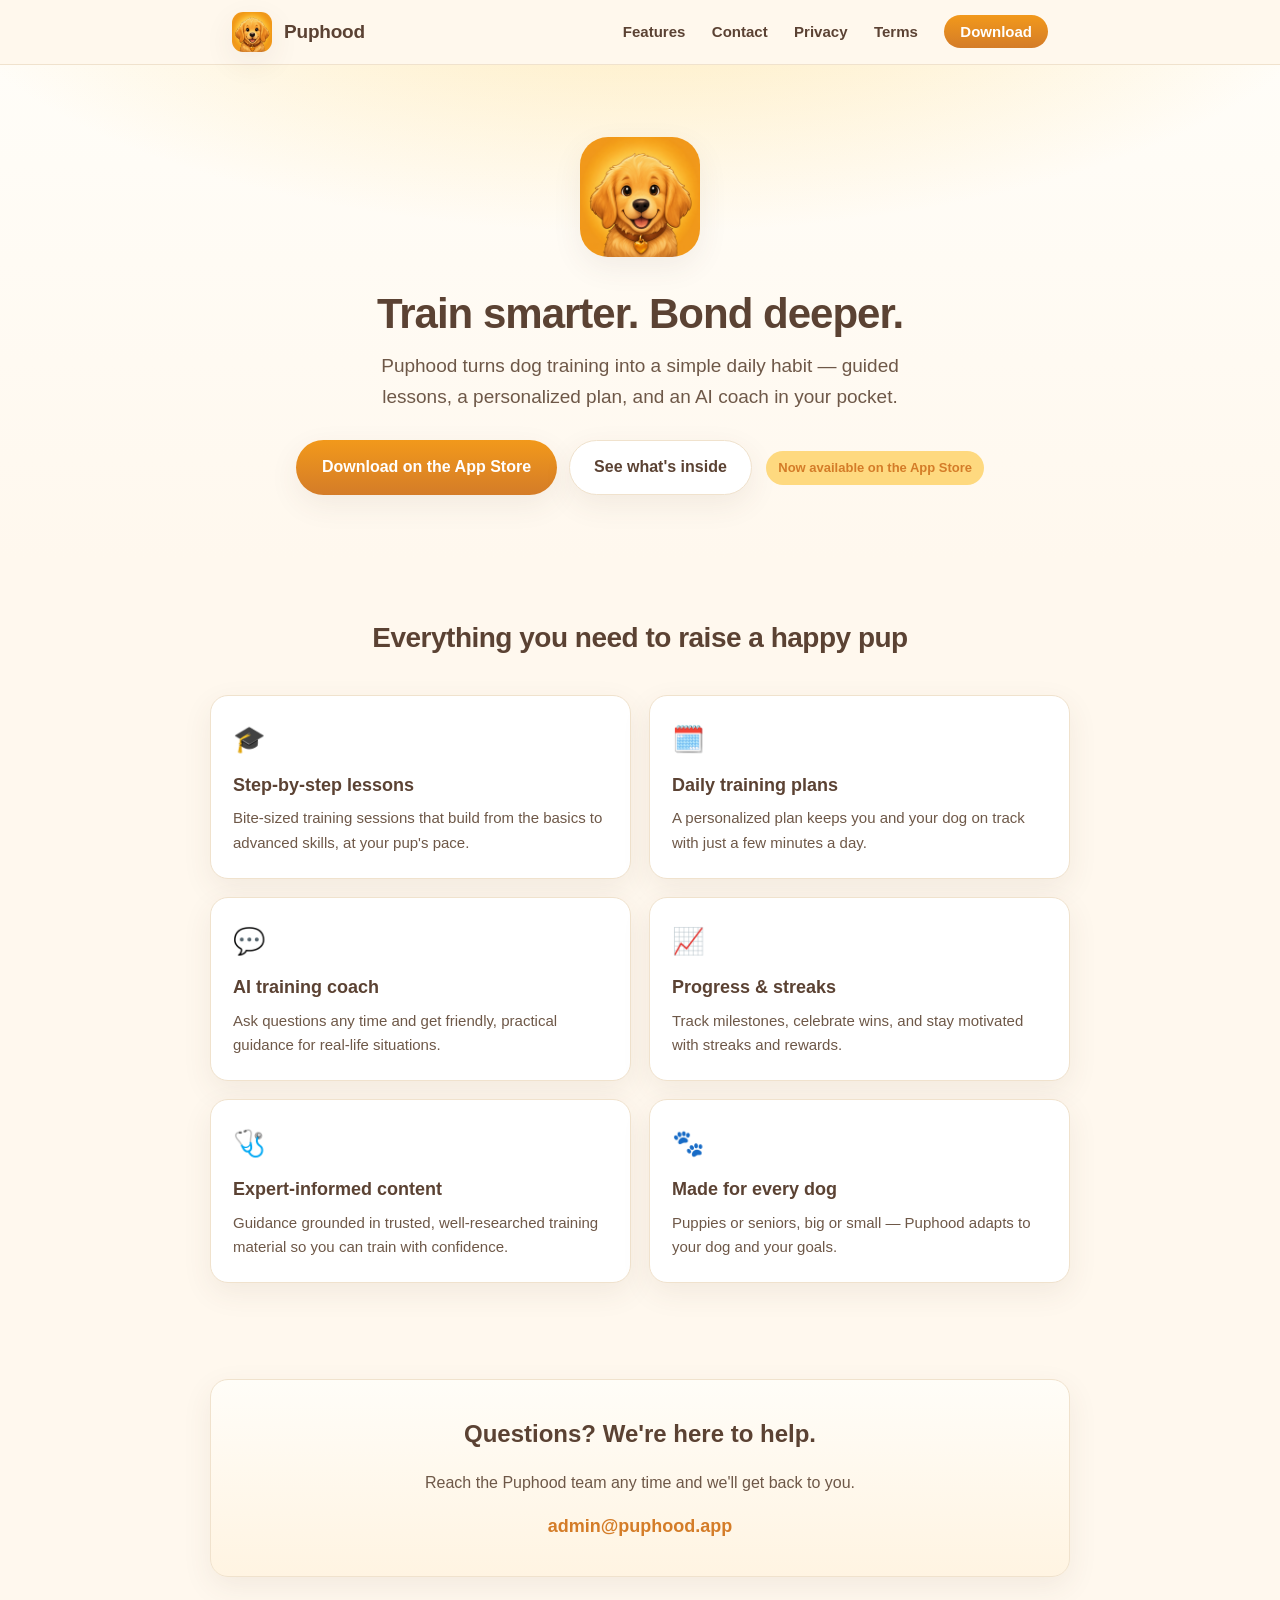
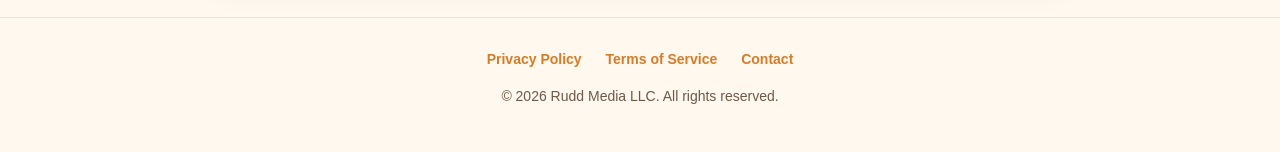
<file: index.html>
<!DOCTYPE html>
<html lang="en">
<head>
  <meta charset="UTF-8" />
  <meta name="viewport" content="width=device-width, initial-scale=1.0" />
  <title>Puphood — Train smarter. Bond deeper.</title>
  <meta name="description" content="Puphood is the friendly dog-training app that gives you daily training plans, expert-informed lessons, and an AI coach to help you and your pup learn together." />
  <link rel="icon" href="assets/logo.png" />
  <link rel="stylesheet" href="styles.css" />
</head>
<body>
  <header class="site-header">
    <div class="container">
      <div class="brand">
        <img src="assets/logo.png" alt="Puphood logo" />
        <span>Puphood</span>
      </div>
      <nav class="nav">
        <a href="#features">Features</a>
        <a href="#contact">Contact</a>
        <a href="privacy.html">Privacy</a>
        <a href="terms.html">Terms</a>
        <a class="nav-cta" data-appstore href="https://apps.apple.com/us/app/id6784339562">Download</a>
      </nav>
    </div>
  </header>

  <section class="hero">
    <img class="logo" src="assets/logo.png" alt="Puphood app icon" />
    <h1>Train smarter. Bond deeper.</h1>
    <p class="tag">Puphood turns dog training into a simple daily habit — guided lessons, a personalized plan, and an AI coach in your pocket.</p>
    <div class="cta-row">
      <a class="btn" data-appstore href="https://apps.apple.com/us/app/id6784339562">Download on the App Store</a>
      <a class="btn-ghost" href="#features">See what's inside</a>
    </div>
    <span class="badge-soon">Now available on the App Store</span>
  </section>

  <main>
    <section class="features container" id="features">
      <h2>Everything you need to raise a happy pup</h2>
      <div class="grid">
        <div class="card">
          <div class="emoji">🎓</div>
          <h3>Step-by-step lessons</h3>
          <p>Bite-sized training sessions that build from the basics to advanced skills, at your pup's pace.</p>
        </div>
        <div class="card">
          <div class="emoji">🗓️</div>
          <h3>Daily training plans</h3>
          <p>A personalized plan keeps you and your dog on track with just a few minutes a day.</p>
        </div>
        <div class="card">
          <div class="emoji">💬</div>
          <h3>AI training coach</h3>
          <p>Ask questions any time and get friendly, practical guidance for real-life situations.</p>
        </div>
        <div class="card">
          <div class="emoji">📈</div>
          <h3>Progress &amp; streaks</h3>
          <p>Track milestones, celebrate wins, and stay motivated with streaks and rewards.</p>
        </div>
        <div class="card">
          <div class="emoji">🩺</div>
          <h3>Expert-informed content</h3>
          <p>Guidance grounded in trusted, well-researched training material so you can train with confidence.</p>
        </div>
        <div class="card">
          <div class="emoji">🐾</div>
          <h3>Made for every dog</h3>
          <p>Puppies or seniors, big or small — Puphood adapts to your dog and your goals.</p>
        </div>
      </div>
    </section>

    <section class="contact container" id="contact">
      <h2>Questions? We're here to help.</h2>
      <p>Reach the Puphood team any time and we'll get back to you.</p>
      <a class="email" href="mailto:admin@puphood.app">admin@puphood.app</a>
    </section>
  </main>

  <footer class="site-footer">
    <div>
      <a href="privacy.html">Privacy Policy</a>
      <a href="terms.html">Terms of Service</a>
      <a href="mailto:admin@puphood.app">Contact</a>
    </div>
    <p>&copy; 2026 Rudd Media LLC. All rights reserved.</p>
  </footer>

  <script>
    // Pass a campaign token from the landing URL through to the App Store link,
    // so App Store Connect can attribute installs by source (e.g. Meta ads).
    (function () {
      var params = new URLSearchParams(location.search);
      var ct = params.get('ct') || params.get('src') || 'website';
      var base = 'https://apps.apple.com/us/app/id6784339562?ct=' + encodeURIComponent(ct);
      var links = document.querySelectorAll('a[data-appstore]');
      for (var i = 0; i < links.length; i++) { links[i].href = base; }
    })();
  </script>
</body>
</html>
</file>
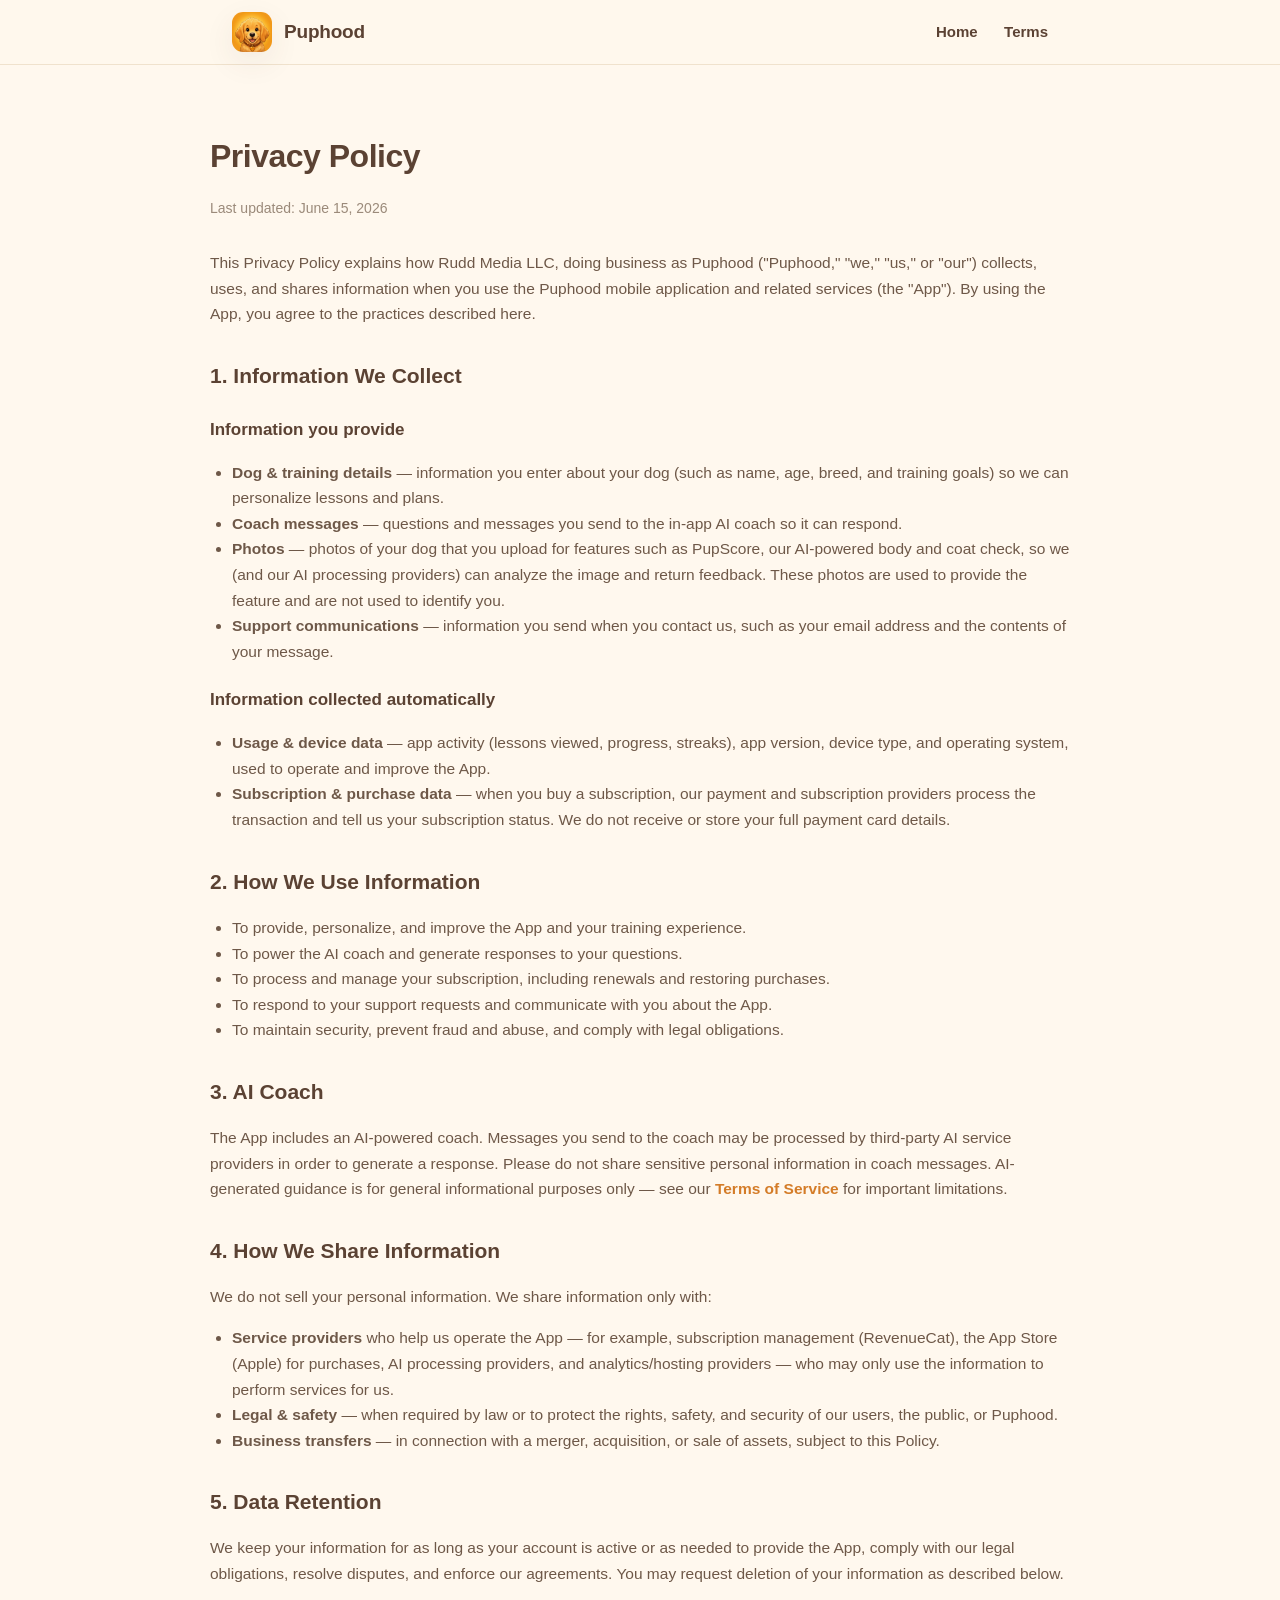
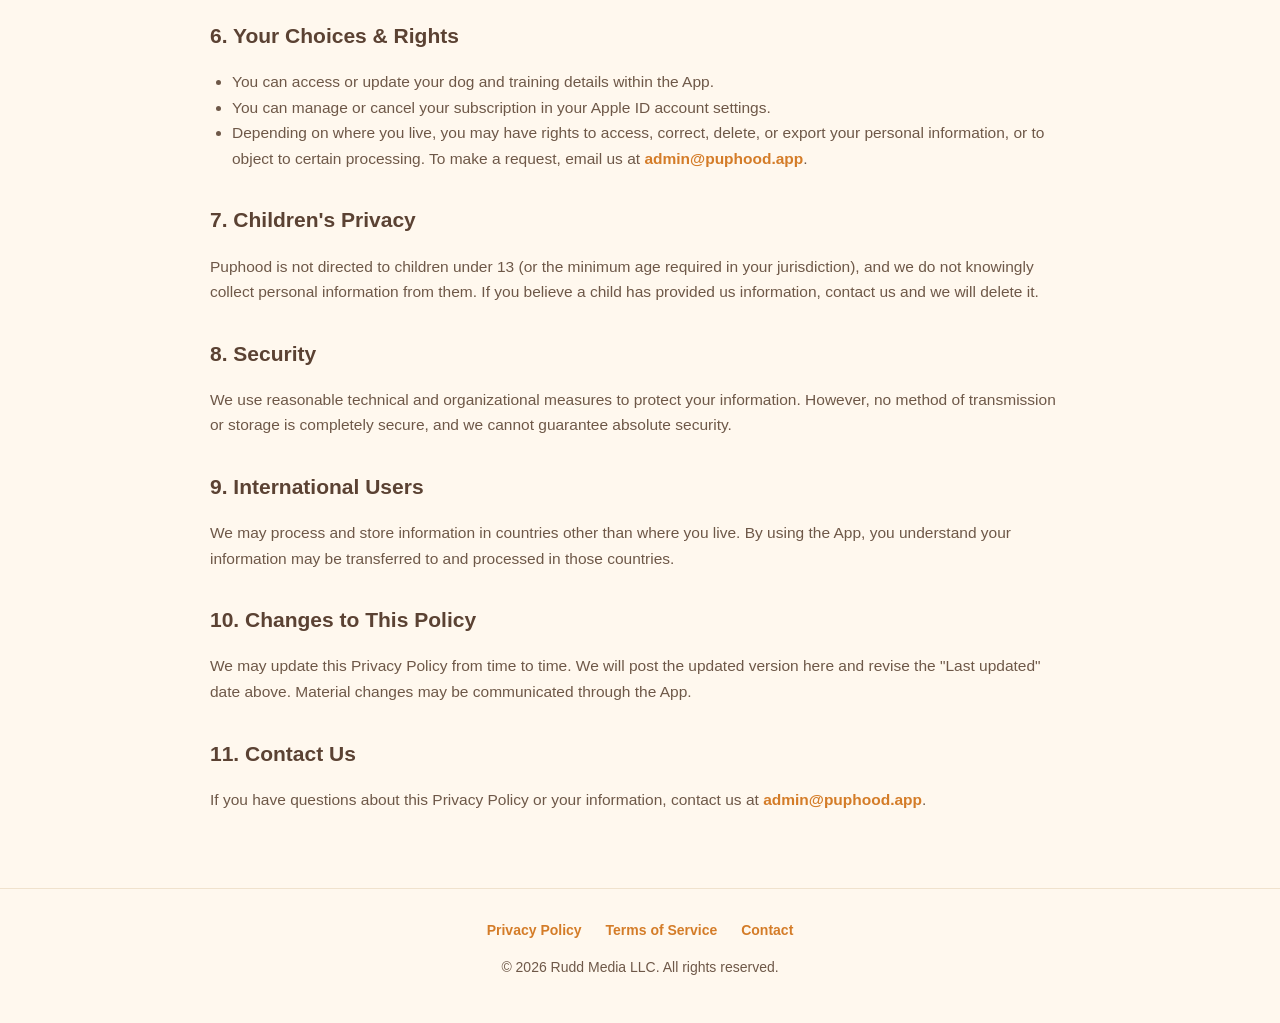
<file: privacy.html>
<!DOCTYPE html>
<html lang="en">
<head>
  <meta charset="UTF-8" />
  <meta name="viewport" content="width=device-width, initial-scale=1.0" />
  <title>Privacy Policy — Puphood</title>
  <meta name="description" content="Puphood Privacy Policy — how we collect, use, and protect your information." />
  <link rel="icon" href="assets/logo.png" />
  <link rel="stylesheet" href="styles.css" />
</head>
<body>
  <header class="site-header">
    <div class="container">
      <div class="brand">
        <a href="index.html" style="display:flex;align-items:center;gap:12px;">
          <img src="assets/logo.png" alt="Puphood logo" />
          <span>Puphood</span>
        </a>
      </div>
      <nav class="nav">
        <a href="index.html">Home</a>
        <a href="terms.html">Terms</a>
      </nav>
    </div>
  </header>

  <main class="legal container">
    <h1>Privacy Policy</h1>
    <p class="updated">Last updated: June 15, 2026</p>

    <p>This Privacy Policy explains how Rudd Media LLC, doing business as Puphood ("Puphood," "we," "us," or "our") collects, uses, and shares information when you use the Puphood mobile application and related services (the "App"). By using the App, you agree to the practices described here.</p>

    <h2>1. Information We Collect</h2>
    <h3>Information you provide</h3>
    <ul>
      <li><strong>Dog &amp; training details</strong> — information you enter about your dog (such as name, age, breed, and training goals) so we can personalize lessons and plans.</li>
      <li><strong>Coach messages</strong> — questions and messages you send to the in-app AI coach so it can respond.</li>
      <li><strong>Photos</strong> — photos of your dog that you upload for features such as PupScore, our AI-powered body and coat check, so we (and our AI processing providers) can analyze the image and return feedback. These photos are used to provide the feature and are not used to identify you.</li>
      <li><strong>Support communications</strong> — information you send when you contact us, such as your email address and the contents of your message.</li>
    </ul>
    <h3>Information collected automatically</h3>
    <ul>
      <li><strong>Usage &amp; device data</strong> — app activity (lessons viewed, progress, streaks), app version, device type, and operating system, used to operate and improve the App.</li>
      <li><strong>Subscription &amp; purchase data</strong> — when you buy a subscription, our payment and subscription providers process the transaction and tell us your subscription status. We do not receive or store your full payment card details.</li>
    </ul>

    <h2>2. How We Use Information</h2>
    <ul>
      <li>To provide, personalize, and improve the App and your training experience.</li>
      <li>To power the AI coach and generate responses to your questions.</li>
      <li>To process and manage your subscription, including renewals and restoring purchases.</li>
      <li>To respond to your support requests and communicate with you about the App.</li>
      <li>To maintain security, prevent fraud and abuse, and comply with legal obligations.</li>
    </ul>

    <h2>3. AI Coach</h2>
    <p>The App includes an AI-powered coach. Messages you send to the coach may be processed by third-party AI service providers in order to generate a response. Please do not share sensitive personal information in coach messages. AI-generated guidance is for general informational purposes only — see our <a href="terms.html">Terms of Service</a> for important limitations.</p>

    <h2>4. How We Share Information</h2>
    <p>We do not sell your personal information. We share information only with:</p>
    <ul>
      <li><strong>Service providers</strong> who help us operate the App — for example, subscription management (RevenueCat), the App Store (Apple) for purchases, AI processing providers, and analytics/hosting providers — who may only use the information to perform services for us.</li>
      <li><strong>Legal &amp; safety</strong> — when required by law or to protect the rights, safety, and security of our users, the public, or Puphood.</li>
      <li><strong>Business transfers</strong> — in connection with a merger, acquisition, or sale of assets, subject to this Policy.</li>
    </ul>

    <h2>5. Data Retention</h2>
    <p>We keep your information for as long as your account is active or as needed to provide the App, comply with our legal obligations, resolve disputes, and enforce our agreements. You may request deletion of your information as described below.</p>

    <h2>6. Your Choices &amp; Rights</h2>
    <ul>
      <li>You can access or update your dog and training details within the App.</li>
      <li>You can manage or cancel your subscription in your Apple ID account settings.</li>
      <li>Depending on where you live, you may have rights to access, correct, delete, or export your personal information, or to object to certain processing. To make a request, email us at <a href="mailto:admin@puphood.app">admin@puphood.app</a>.</li>
    </ul>

    <h2>7. Children's Privacy</h2>
    <p>Puphood is not directed to children under 13 (or the minimum age required in your jurisdiction), and we do not knowingly collect personal information from them. If you believe a child has provided us information, contact us and we will delete it.</p>

    <h2>8. Security</h2>
    <p>We use reasonable technical and organizational measures to protect your information. However, no method of transmission or storage is completely secure, and we cannot guarantee absolute security.</p>

    <h2>9. International Users</h2>
    <p>We may process and store information in countries other than where you live. By using the App, you understand your information may be transferred to and processed in those countries.</p>

    <h2>10. Changes to This Policy</h2>
    <p>We may update this Privacy Policy from time to time. We will post the updated version here and revise the "Last updated" date above. Material changes may be communicated through the App.</p>

    <h2>11. Contact Us</h2>
    <p>If you have questions about this Privacy Policy or your information, contact us at <a href="mailto:admin@puphood.app">admin@puphood.app</a>.</p>
  </main>

  <footer class="site-footer">
    <div>
      <a href="privacy.html">Privacy Policy</a>
      <a href="terms.html">Terms of Service</a>
      <a href="mailto:admin@puphood.app">Contact</a>
    </div>
    <p>&copy; 2026 Rudd Media LLC. All rights reserved.</p>
  </footer>
</body>
</html>
</file>
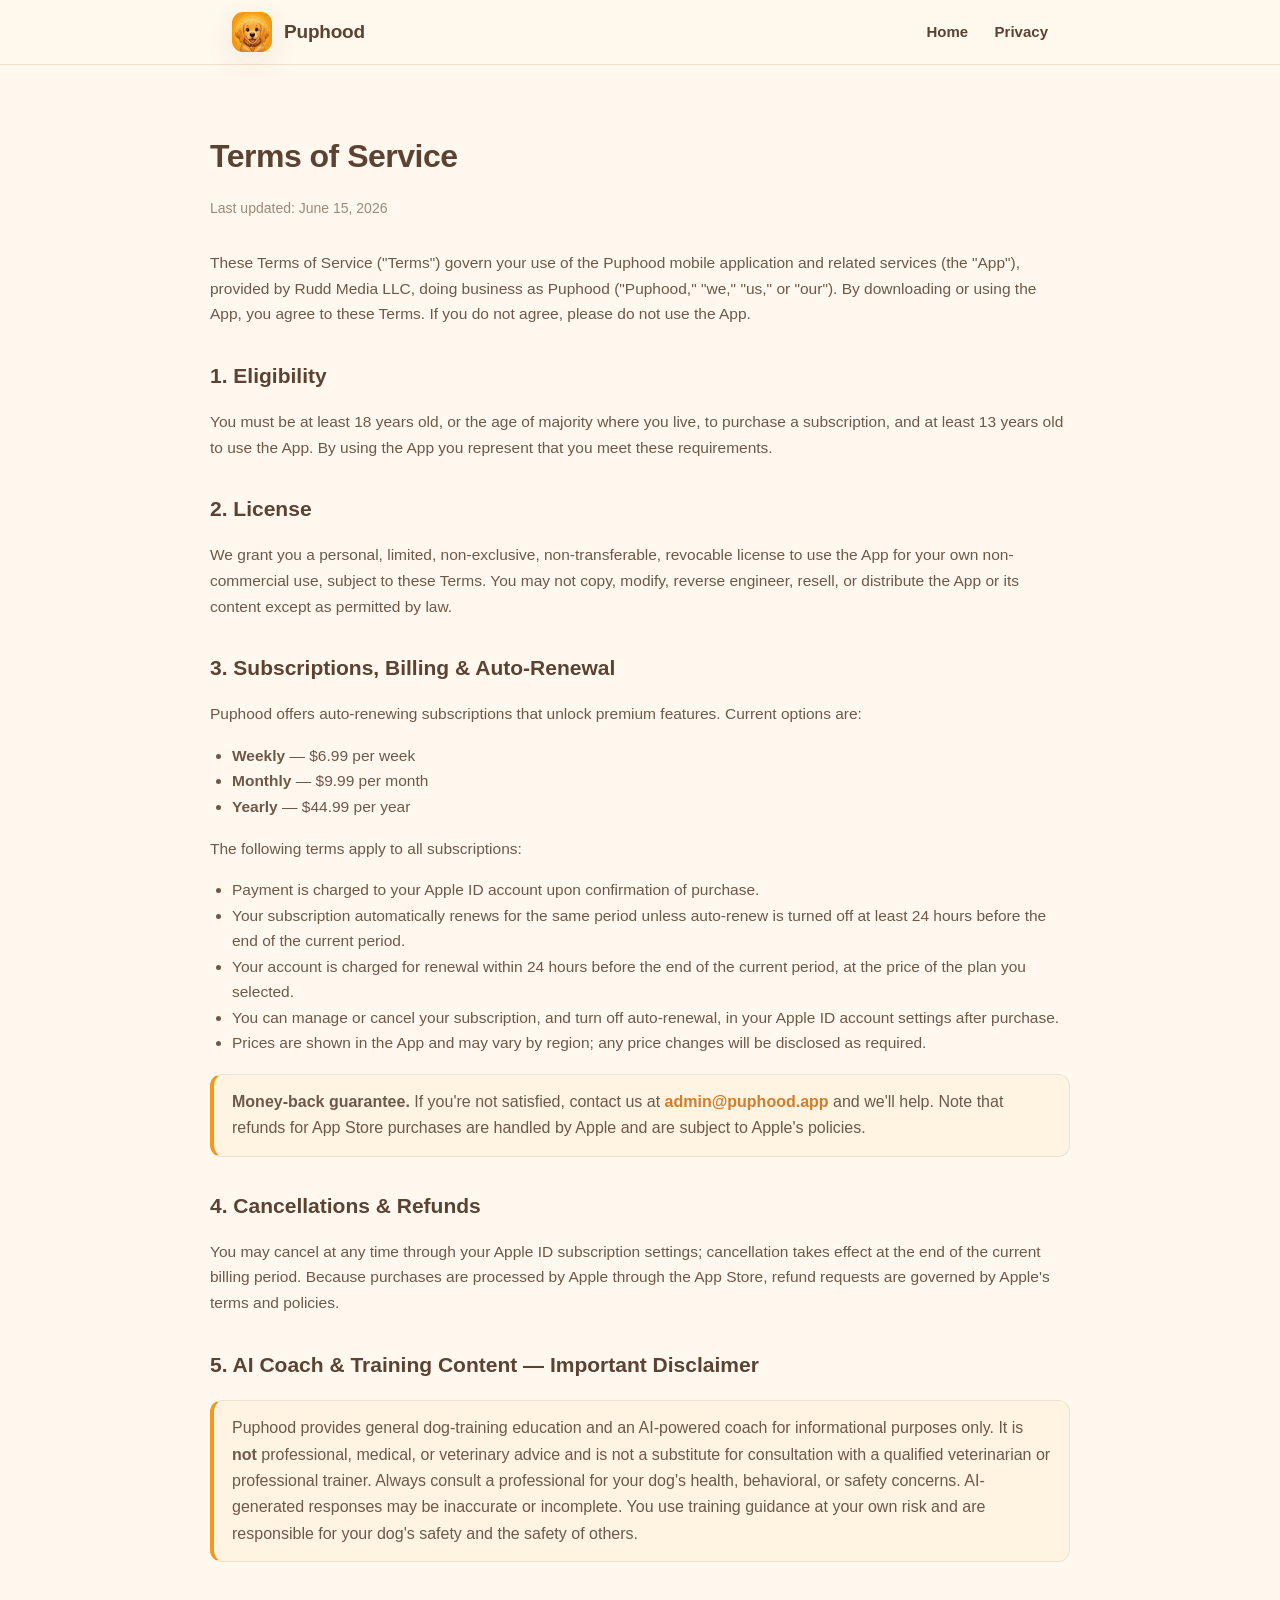
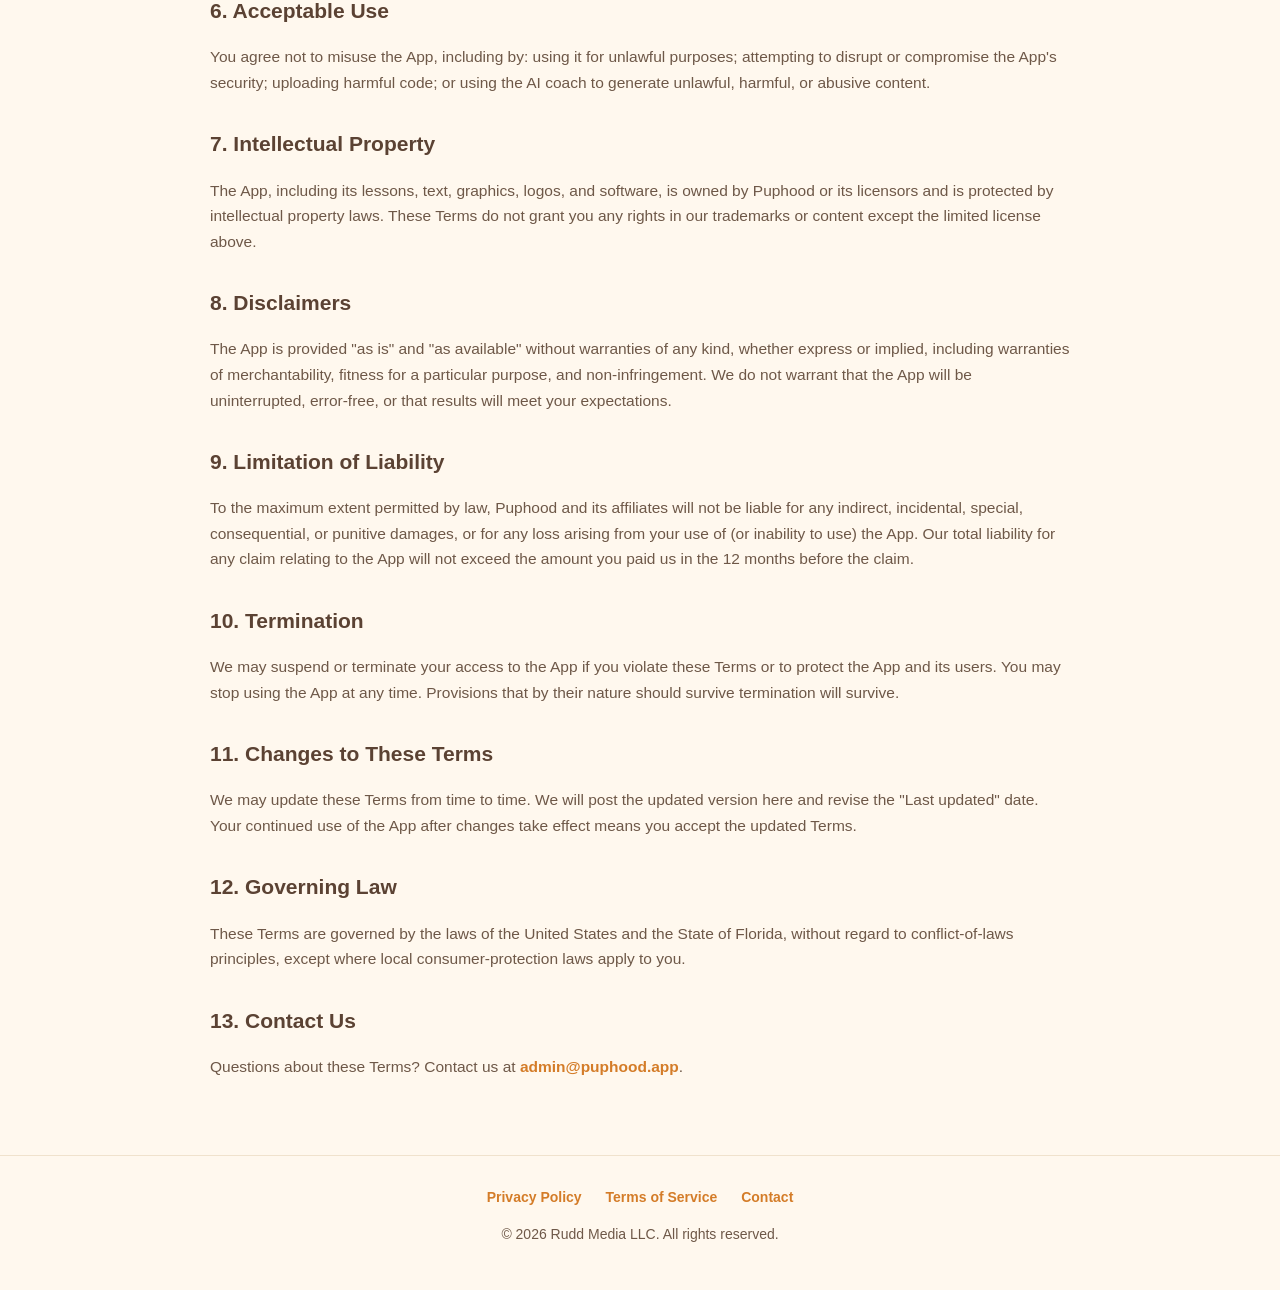
<file: terms.html>
<!DOCTYPE html>
<html lang="en">
<head>
  <meta charset="UTF-8" />
  <meta name="viewport" content="width=device-width, initial-scale=1.0" />
  <title>Terms of Service — Puphood</title>
  <meta name="description" content="Puphood Terms of Service — the rules for using the Puphood app and subscriptions." />
  <link rel="icon" href="assets/logo.png" />
  <link rel="stylesheet" href="styles.css" />
</head>
<body>
  <header class="site-header">
    <div class="container">
      <div class="brand">
        <a href="index.html" style="display:flex;align-items:center;gap:12px;">
          <img src="assets/logo.png" alt="Puphood logo" />
          <span>Puphood</span>
        </a>
      </div>
      <nav class="nav">
        <a href="index.html">Home</a>
        <a href="privacy.html">Privacy</a>
      </nav>
    </div>
  </header>

  <main class="legal container">
    <h1>Terms of Service</h1>
    <p class="updated">Last updated: June 15, 2026</p>

    <p>These Terms of Service ("Terms") govern your use of the Puphood mobile application and related services (the "App"), provided by Rudd Media LLC, doing business as Puphood ("Puphood," "we," "us," or "our"). By downloading or using the App, you agree to these Terms. If you do not agree, please do not use the App.</p>

    <h2>1. Eligibility</h2>
    <p>You must be at least 18 years old, or the age of majority where you live, to purchase a subscription, and at least 13 years old to use the App. By using the App you represent that you meet these requirements.</p>

    <h2>2. License</h2>
    <p>We grant you a personal, limited, non-exclusive, non-transferable, revocable license to use the App for your own non-commercial use, subject to these Terms. You may not copy, modify, reverse engineer, resell, or distribute the App or its content except as permitted by law.</p>

    <h2>3. Subscriptions, Billing &amp; Auto-Renewal</h2>
    <p>Puphood offers auto-renewing subscriptions that unlock premium features. Current options are:</p>
    <ul>
      <li><strong>Weekly</strong> — $6.99 per week</li>
      <li><strong>Monthly</strong> — $9.99 per month</li>
      <li><strong>Yearly</strong> — $44.99 per year</li>
    </ul>
    <p>The following terms apply to all subscriptions:</p>
    <ul>
      <li>Payment is charged to your Apple ID account upon confirmation of purchase.</li>
      <li>Your subscription automatically renews for the same period unless auto-renew is turned off at least 24 hours before the end of the current period.</li>
      <li>Your account is charged for renewal within 24 hours before the end of the current period, at the price of the plan you selected.</li>
      <li>You can manage or cancel your subscription, and turn off auto-renewal, in your Apple ID account settings after purchase.</li>
      <li>Prices are shown in the App and may vary by region; any price changes will be disclosed as required.</li>
    </ul>
    <div class="callout">
      <strong>Money-back guarantee.</strong> If you're not satisfied, contact us at <a href="mailto:admin@puphood.app">admin@puphood.app</a> and we'll help. Note that refunds for App Store purchases are handled by Apple and are subject to Apple's policies.
    </div>

    <h2>4. Cancellations &amp; Refunds</h2>
    <p>You may cancel at any time through your Apple ID subscription settings; cancellation takes effect at the end of the current billing period. Because purchases are processed by Apple through the App Store, refund requests are governed by Apple's terms and policies.</p>

    <h2>5. AI Coach &amp; Training Content — Important Disclaimer</h2>
    <div class="callout">
      Puphood provides general dog-training education and an AI-powered coach for informational purposes only. It is <strong>not</strong> professional, medical, or veterinary advice and is not a substitute for consultation with a qualified veterinarian or professional trainer. Always consult a professional for your dog's health, behavioral, or safety concerns. AI-generated responses may be inaccurate or incomplete. You use training guidance at your own risk and are responsible for your dog's safety and the safety of others.
    </div>

    <h2>6. Acceptable Use</h2>
    <p>You agree not to misuse the App, including by: using it for unlawful purposes; attempting to disrupt or compromise the App's security; uploading harmful code; or using the AI coach to generate unlawful, harmful, or abusive content.</p>

    <h2>7. Intellectual Property</h2>
    <p>The App, including its lessons, text, graphics, logos, and software, is owned by Puphood or its licensors and is protected by intellectual property laws. These Terms do not grant you any rights in our trademarks or content except the limited license above.</p>

    <h2>8. Disclaimers</h2>
    <p>The App is provided "as is" and "as available" without warranties of any kind, whether express or implied, including warranties of merchantability, fitness for a particular purpose, and non-infringement. We do not warrant that the App will be uninterrupted, error-free, or that results will meet your expectations.</p>

    <h2>9. Limitation of Liability</h2>
    <p>To the maximum extent permitted by law, Puphood and its affiliates will not be liable for any indirect, incidental, special, consequential, or punitive damages, or for any loss arising from your use of (or inability to use) the App. Our total liability for any claim relating to the App will not exceed the amount you paid us in the 12 months before the claim.</p>

    <h2>10. Termination</h2>
    <p>We may suspend or terminate your access to the App if you violate these Terms or to protect the App and its users. You may stop using the App at any time. Provisions that by their nature should survive termination will survive.</p>

    <h2>11. Changes to These Terms</h2>
    <p>We may update these Terms from time to time. We will post the updated version here and revise the "Last updated" date. Your continued use of the App after changes take effect means you accept the updated Terms.</p>

    <h2>12. Governing Law</h2>
    <p>These Terms are governed by the laws of the United States and the State of Florida, without regard to conflict-of-laws principles, except where local consumer-protection laws apply to you.</p>

    <h2>13. Contact Us</h2>
    <p>Questions about these Terms? Contact us at <a href="mailto:admin@puphood.app">admin@puphood.app</a>.</p>
  </main>

  <footer class="site-footer">
    <div>
      <a href="privacy.html">Privacy Policy</a>
      <a href="terms.html">Terms of Service</a>
      <a href="mailto:admin@puphood.app">Contact</a>
    </div>
    <p>&copy; 2026 Rudd Media LLC. All rights reserved.</p>
  </footer>
</body>
</html>
</file>
<file: styles.css>
/* Puphood — shared styles. Palette sampled from the app icon. */
:root {
  --amber:        #F2991B;  /* primary brand */
  --amber-deep:   #D47C28;  /* gradient / hover */
  --golden:       #FED97F;  /* highlight */
  --brown:        #5B4233;  /* headings / dark text */
  --brown-soft:   #6E5848;  /* body text */
  --cream:        #FFF8EE;  /* page background */
  --cream-card:   #FFFFFF;  /* cards */
  --line:         #F0E2CD;  /* hairlines */
  --shadow:       0 10px 30px rgba(91,66,51,.08);
  --radius:       18px;
  --maxw:         860px;
}

* { box-sizing: border-box; }
html { scroll-behavior: smooth; }
body {
  margin: 0;
  font-family: -apple-system, BlinkMacSystemFont, "Segoe UI", Roboto, Helvetica, Arial, sans-serif;
  color: var(--brown-soft);
  background: var(--cream);
  line-height: 1.65;
  -webkit-font-smoothing: antialiased;
}

a { color: var(--amber-deep); text-decoration: none; }
a:hover { text-decoration: underline; }

.container { max-width: var(--maxw); margin: 0 auto; padding: 0 22px; }

/* ---------- Header ---------- */
.site-header {
  position: sticky; top: 0; z-index: 10;
  background: rgba(255,248,238,.9);
  backdrop-filter: saturate(160%) blur(8px);
  border-bottom: 1px solid var(--line);
}
.site-header .container {
  display: flex; align-items: center; justify-content: space-between;
  padding-top: 12px; padding-bottom: 12px;
}
.brand { display: flex; align-items: center; gap: 12px; }
.brand img { width: 40px; height: 40px; border-radius: 11px; box-shadow: var(--shadow); }
.brand span { font-weight: 800; color: var(--brown); font-size: 19px; letter-spacing: -.2px; }
.nav a { color: var(--brown); font-weight: 600; margin-left: 22px; font-size: 15px; }

/* ---------- Hero ---------- */
.hero {
  text-align: center;
  padding: 72px 22px 64px;
  background:
    radial-gradient(1200px 480px at 50% -120px, rgba(254,217,127,.55), transparent 60%),
    linear-gradient(180deg, #FFFDF8 0%, var(--cream) 100%);
}
.hero img.logo { width: 120px; height: 120px; border-radius: 28px; box-shadow: var(--shadow); }
.hero h1 {
  font-size: 42px; line-height: 1.1; margin: 26px 0 12px;
  color: var(--brown); letter-spacing: -1px; font-weight: 850;
}
.hero p.tag { font-size: 19px; max-width: 540px; margin: 0 auto 28px; }
.btn {
  display: inline-block; background: linear-gradient(180deg, var(--amber), var(--amber-deep));
  color: #fff; font-weight: 800; padding: 14px 26px; border-radius: 999px;
  box-shadow: var(--shadow); font-size: 16px;
}
.btn:hover { text-decoration: none; filter: brightness(1.04); }
.cta-row { display: inline-flex; gap: 12px; flex-wrap: wrap; justify-content: center; align-items: center; }
.btn-ghost {
  display: inline-block; background: var(--cream-card); color: var(--brown);
  font-weight: 800; padding: 13px 24px; border-radius: 999px;
  border: 1px solid var(--line); box-shadow: var(--shadow); font-size: 16px;
}
.btn-ghost:hover { text-decoration: none; filter: brightness(.98); }
.nav-cta {
  background: linear-gradient(180deg, var(--amber), var(--amber-deep));
  color: #fff !important; padding: 8px 16px; border-radius: 999px; font-size: 14px;
}
.nav-cta:hover { text-decoration: none; filter: brightness(1.04); }
.badge-soon {
  display: inline-block; margin-left: 10px; font-size: 13px; font-weight: 700;
  color: var(--amber-deep); background: var(--golden); padding: 6px 12px; border-radius: 999px;
}

/* ---------- Features ---------- */
.features { padding: 56px 0; }
.features h2, .section-title { text-align: center; color: var(--brown); font-size: 28px; margin: 0 0 34px; letter-spacing: -.5px; }
.grid { display: grid; grid-template-columns: repeat(2, 1fr); gap: 18px; }
.card {
  background: var(--cream-card); border: 1px solid var(--line);
  border-radius: var(--radius); padding: 22px; box-shadow: var(--shadow);
}
.card .emoji { font-size: 26px; }
.card h3 { color: var(--brown); margin: 10px 0 6px; font-size: 18px; }
.card p { margin: 0; font-size: 15px; }

/* ---------- Contact strip ---------- */
.contact {
  margin: 40px auto; max-width: var(--maxw); text-align: center;
  background: linear-gradient(180deg, #FFFDF8, #FFF4E2);
  border: 1px solid var(--line); border-radius: var(--radius);
  padding: 34px 22px; box-shadow: var(--shadow);
}
.contact h2 { color: var(--brown); margin: 0 0 8px; }
.contact a.email { font-weight: 800; font-size: 18px; }

/* ---------- Footer ---------- */
.site-footer {
  border-top: 1px solid var(--line); margin-top: 40px;
  padding: 30px 22px; text-align: center; font-size: 14px; color: var(--brown-soft);
}
.site-footer a { margin: 0 10px; font-weight: 600; }

/* ---------- Legal pages ---------- */
.legal { padding: 44px 0 20px; }
.legal h1 { color: var(--brown); font-size: 32px; letter-spacing: -.5px; margin-bottom: 4px; }
.legal .updated { color: #9b8a7a; font-size: 14px; margin-bottom: 30px; }
.legal h2 { color: var(--brown); font-size: 21px; margin: 32px 0 8px; }
.legal h3 { color: var(--brown); font-size: 17px; margin: 22px 0 6px; }
.legal p, .legal li { font-size: 15.5px; }
.legal ul { padding-left: 22px; }
.legal a { font-weight: 600; }
.callout {
  background: #FFF4E2; border: 1px solid var(--line); border-left: 4px solid var(--amber);
  border-radius: 12px; padding: 14px 18px; margin: 18px 0;
}

@media (max-width: 640px) {
  .hero h1 { font-size: 33px; }
  .grid { grid-template-columns: 1fr; }
  .nav a { margin-left: 14px; }
  .brand span { font-size: 17px; }
}
</file>
